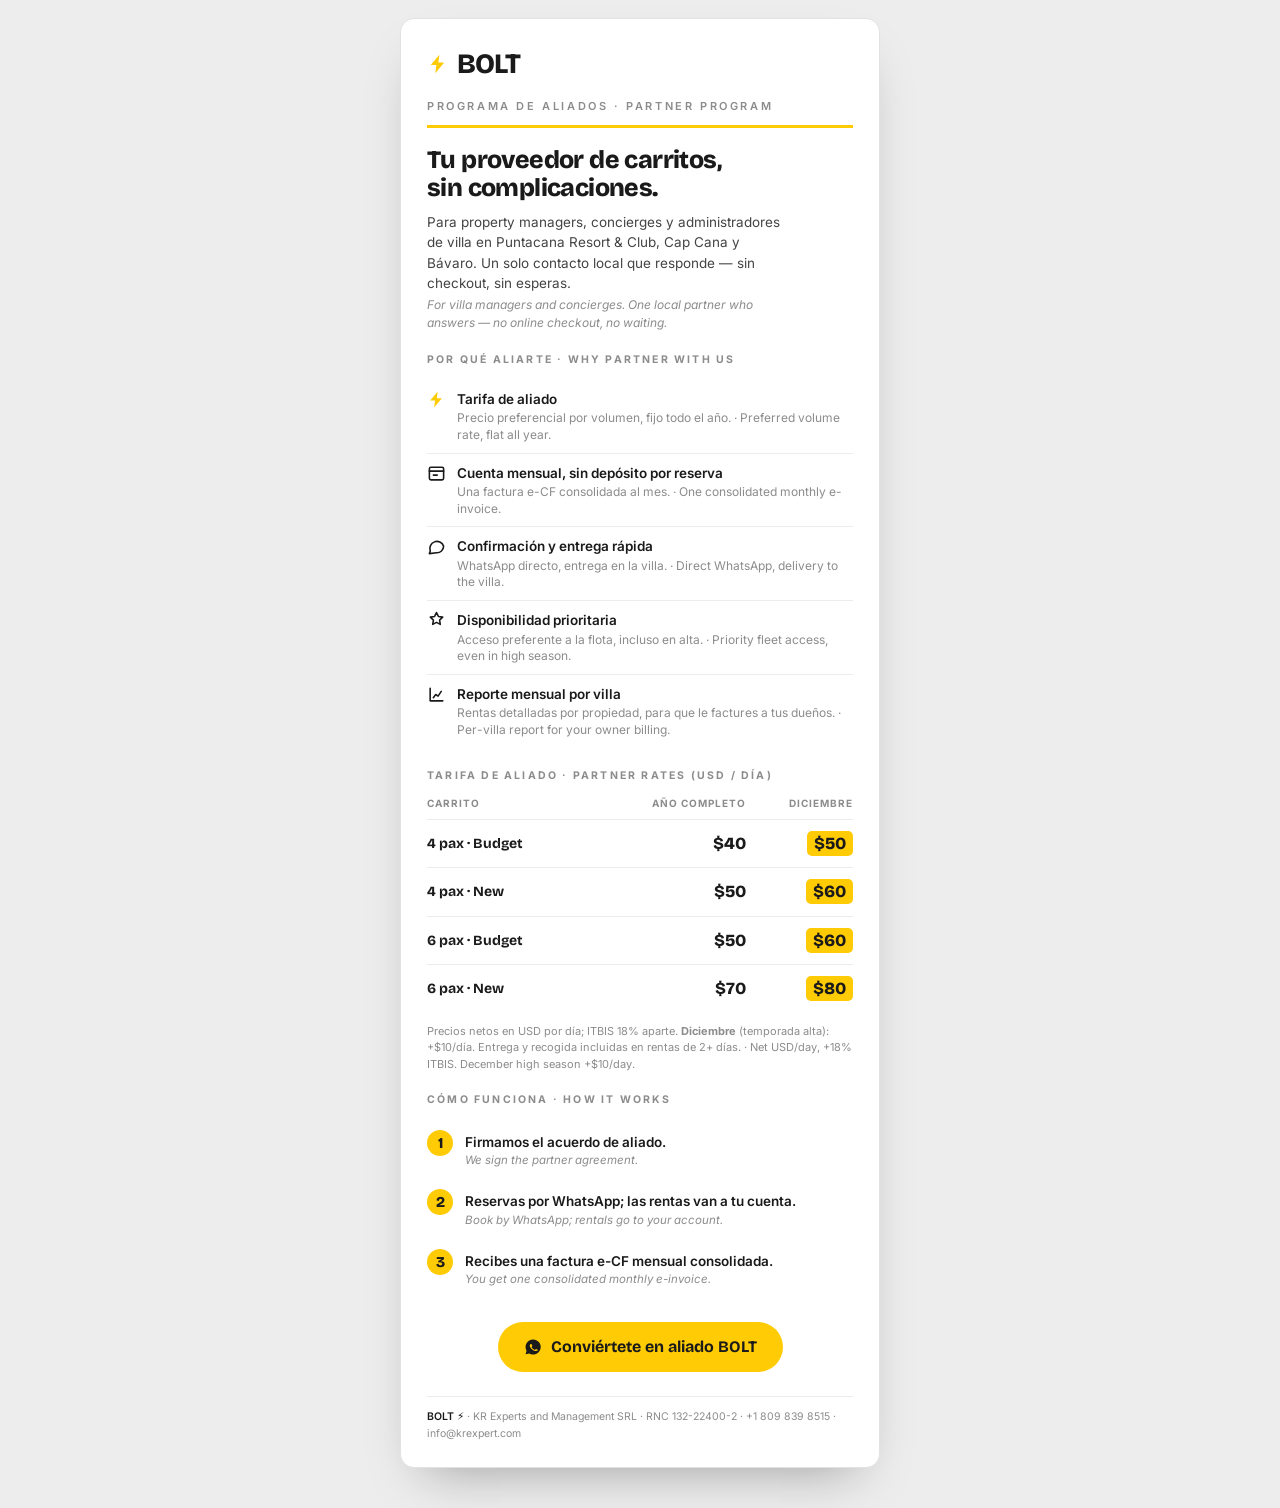
<file: aliados.html>
<!DOCTYPE html>
<html lang="es">
<head>
<meta charset="UTF-8">
<meta name="viewport" content="width=device-width, initial-scale=1.0">
<title>BOLT ⚡ · Programa de Aliados</title>
<link rel="preconnect" href="https://fonts.googleapis.com">
<link rel="preconnect" href="https://fonts.gstatic.com" crossorigin>
<link href="https://fonts.googleapis.com/css2?family=Bricolage+Grotesque:opsz,wght@12..96,600;12..96,700;12..96,800&family=Inter:wght@400;500;600&display=swap" rel="stylesheet">
<style>
  :root{ --ink:#1A1A1A; --grey:#8C8C8C; --line:#ECECEC; --yellow:#FFCB05; --cream:#FFF7D6; --white:#FFFFFF;
    --display:"Bricolage Grotesque", system-ui, sans-serif; --body:"Inter", system-ui, sans-serif; }
  *{box-sizing:border-box;margin:0;padding:0}
  body{ font-family:var(--body); color:var(--ink); background:#EDEDED; -webkit-font-smoothing:antialiased; padding:18px 14px 40px; line-height:1.5; }
  .sheet{ max-width:480px; margin:0 auto; background:var(--white); border:1px solid #E2E2E2; border-radius:14px; overflow:hidden; box-shadow:0 24px 50px -24px rgba(0,0,0,.35); }
  .head{ padding:24px 26px 0; }
  .brand{ display:flex; align-items:center; gap:8px; font-family:var(--display); font-weight:800; font-size:28px; letter-spacing:-1px; }
  .brand svg{width:22px;height:22px;flex:none}
  .head .label{ margin-top:13px; font-size:11px; font-weight:600; letter-spacing:2.6px; text-transform:uppercase; color:var(--grey); }
  .head .rule{ height:3px; background:var(--yellow); margin-top:10px; }
  .hero{ padding:18px 26px 0; }
  .hero h1{ font-family:var(--display); font-weight:800; font-size:25px; line-height:1.15; letter-spacing:-.6px; max-width:18ch; }
  .hero .sub{ font-size:13.5px; color:#444; margin-top:9px; max-width:40ch; }
  .hero .sub .en{ display:block; color:var(--grey); font-style:italic; font-size:12px; margin-top:3px; }
  .sec{ padding:20px 26px 0; }
  .eyebrow{ font-size:10.5px; font-weight:700; letter-spacing:2.2px; text-transform:uppercase; color:var(--grey); margin-bottom:12px; }
  .ben{ display:flex; align-items:flex-start; gap:11px; padding:9px 0; border-bottom:1px solid var(--line); }
  .ben:last-child{border-bottom:0}
  .ben svg{ width:19px; height:19px; flex:none; margin-top:1px; }
  .ben .t{ font-size:13.5px; font-weight:600; }
  .ben .d{ font-size:12px; color:var(--grey); margin-top:1px; line-height:1.4; }
  table.pr{ width:100%; border-collapse:collapse; margin-top:4px; }
  table.pr th{ font-size:10px; font-weight:700; letter-spacing:1px; text-transform:uppercase; color:var(--grey); text-align:right; padding:0 0 8px; }
  table.pr th:first-child{ text-align:left; }
  table.pr td{ padding:11px 0; border-top:1px solid var(--line); font-size:14px; }
  table.pr td.m{ font-family:var(--display); font-weight:700; }
  table.pr td.v{ text-align:right; font-family:var(--display); font-weight:800; font-size:17px; }
  table.pr td.dec{ text-align:right; font-family:var(--display); font-weight:800; font-size:17px; color:#1A1A1A; }
  table.pr td.dec span{ background:var(--yellow); padding:2px 7px; border-radius:5px; }
  .pnote{ font-size:11px; color:var(--grey); margin-top:10px; line-height:1.5; }
  .steps{ counter-reset:s; margin-top:4px; }
  .step{ display:flex; gap:12px; padding:10px 0; align-items:flex-start; }
  .step .n{ font-family:var(--display); font-weight:800; font-size:15px; color:var(--ink); background:var(--yellow); width:26px; height:26px; border-radius:50%; display:flex; align-items:center; justify-content:center; flex:none; }
  .step .t{ font-size:13.5px; padding-top:2px; }
  .step .t b{ font-weight:600; }
  .step .en{ display:block; color:var(--grey); font-style:italic; font-size:11.5px; }
  .cta{ text-align:center; padding:24px 24px 6px; }
  .wa{ display:inline-flex; align-items:center; gap:9px; background:var(--yellow); color:var(--ink); font-family:var(--display); font-weight:700; font-size:16px; text-decoration:none; padding:13px 26px; border-radius:999px; }
  .wa svg{width:18px;height:18px}
  .foot{ padding:18px 26px 24px; }
  .foot .rule{ height:1px; background:var(--line); margin-bottom:12px; }
  .foot .legal{ font-size:10.5px; color:var(--grey); line-height:1.6; }
  .foot .legal b{ color:var(--ink); font-weight:600; }
  @media print{ body{background:#fff;padding:0} .sheet{box-shadow:none;border:0;border-radius:0;max-width:100%} }
</style>
</head>
<body>
  <div class="sheet">
    <div class="head">
      <div class="brand"><svg viewBox="0 0 24 24" fill="none"><path d="M13.5 2 4 13.2h6.2L9 22l9.8-11.6h-6.4L13.5 2Z" fill="#FFCB05"/></svg><span>BOLT</span></div>
      <div class="label">Programa de Aliados · Partner Program</div>
      <div class="rule"></div>
    </div>

    <div class="hero">
      <h1>Tu proveedor de carritos, sin complicaciones.</h1>
      <div class="sub">Para property managers, concierges y administradores de villa en Puntacana Resort &amp; Club, Cap Cana y Bávaro. Un solo contacto local que responde — sin checkout, sin esperas.
        <span class="en">For villa managers and concierges. One local partner who answers — no online checkout, no waiting.</span>
      </div>
    </div>

    <div class="sec">
      <div class="eyebrow">Por qué aliarte · Why partner with us</div>
      <div class="ben"><svg viewBox="0 0 24 24" fill="#FFCB05"><path d="M13.5 2 4 13.2h6.2L9 22l9.8-11.6h-6.4L13.5 2Z"/></svg><div><div class="t">Tarifa de aliado</div><div class="d">Precio preferencial por volumen, fijo todo el año. · Preferred volume rate, flat all year.</div></div></div>
      <div class="ben"><svg viewBox="0 0 24 24" fill="none" stroke="#1A1A1A" stroke-width="2" stroke-linecap="round" stroke-linejoin="round"><rect x="3" y="4" width="18" height="16" rx="2"/><path d="M3 9h18M8 14h5"/></svg><div><div class="t">Cuenta mensual, sin depósito por reserva</div><div class="d">Una factura e-CF consolidada al mes. · One consolidated monthly e-invoice.</div></div></div>
      <div class="ben"><svg viewBox="0 0 24 24" fill="none" stroke="#1A1A1A" stroke-width="2" stroke-linecap="round" stroke-linejoin="round"><path d="M21 11.5a8.4 8.4 0 0 1-9 8.4L3 21l1.1-3.3A8.4 8.4 0 1 1 21 11.5Z"/></svg><div><div class="t">Confirmación y entrega rápida</div><div class="d">WhatsApp directo, entrega en la villa. · Direct WhatsApp, delivery to the villa.</div></div></div>
      <div class="ben"><svg viewBox="0 0 24 24" fill="none" stroke="#1A1A1A" stroke-width="2" stroke-linecap="round" stroke-linejoin="round"><path d="m12 2 2.4 4.9 5.4.8-3.9 3.8.9 5.4-4.8-2.5-4.8 2.5.9-5.4L4.2 7.7l5.4-.8Z"/></svg><div><div class="t">Disponibilidad prioritaria</div><div class="d">Acceso preferente a la flota, incluso en alta. · Priority fleet access, even in high season.</div></div></div>
      <div class="ben"><svg viewBox="0 0 24 24" fill="none" stroke="#1A1A1A" stroke-width="2" stroke-linecap="round" stroke-linejoin="round"><path d="M4 4v16h16"/><path d="M8 16l3-4 3 2 4-6"/></svg><div><div class="t">Reporte mensual por villa</div><div class="d">Rentas detalladas por propiedad, para que le factures a tus dueños. · Per-villa report for your owner billing.</div></div></div>
    </div>

    <div class="sec">
      <div class="eyebrow">Tarifa de aliado · Partner rates (USD / día)</div>
      <table class="pr">
        <tr><th>Carrito</th><th>Año completo</th><th>Diciembre</th></tr>
        <tr><td class="m">4 pax · Budget</td><td class="v">$40</td><td class="dec"><span>$50</span></td></tr>
        <tr><td class="m">4 pax · New</td><td class="v">$50</td><td class="dec"><span>$60</span></td></tr>
        <tr><td class="m">6 pax · Budget</td><td class="v">$50</td><td class="dec"><span>$60</span></td></tr>
        <tr><td class="m">6 pax · New</td><td class="v">$70</td><td class="dec"><span>$80</span></td></tr>
      </table>
      <div class="pnote">Precios netos en USD por día; ITBIS 18% aparte. <b>Diciembre</b> (temporada alta): +$10/día. Entrega y recogida incluidas en rentas de 2+ días. · Net USD/day, +18% ITBIS. December high season +$10/day.</div>
    </div>

    <div class="sec">
      <div class="eyebrow">Cómo funciona · How it works</div>
      <div class="steps">
        <div class="step"><div class="n">1</div><div class="t"><b>Firmamos el acuerdo de aliado.</b><span class="en">We sign the partner agreement.</span></div></div>
        <div class="step"><div class="n">2</div><div class="t"><b>Reservas por WhatsApp; las rentas van a tu cuenta.</b><span class="en">Book by WhatsApp; rentals go to your account.</span></div></div>
        <div class="step"><div class="n">3</div><div class="t"><b>Recibes una factura e-CF mensual consolidada.</b><span class="en">You get one consolidated monthly e-invoice.</span></div></div>
      </div>
    </div>

    <div class="cta">
      <a class="wa" href="https://wa.me/18098398515?text=Hola%20BOLT%2C%20quiero%20informaci%C3%B3n%20del%20Programa%20de%20Aliados." target="_blank" rel="noopener">
        <svg viewBox="0 0 24 24" fill="currentColor"><path d="M12 2a10 10 0 0 0-8.6 15l-1.3 4.8 4.9-1.3A10 10 0 1 0 12 2Zm5.5 14.2c-.2.6-1.2 1.2-1.7 1.2-.4 0-.9.1-3-.9-2.5-1.1-4-3.6-4.1-3.8-.1-.2-1-1.3-1-2.5s.6-1.8.8-2c.2-.2.5-.3.6-.3h.5c.2 0 .4 0 .6.5l.8 2c.1.2.1.3 0 .5l-.4.5-.3.3c-.1.1-.3.3-.1.6.2.3.8 1.3 1.7 2.1 1.2 1 2.1 1.3 2.4 1.5.3.1.5.1.6-.1l.7-.9c.2-.2.4-.2.6-.1l1.9.9c.2.1.4.2.4.3.1.1.1.6-.1 1.2Z"/></svg>
        Conviértete en aliado BOLT
      </a>
    </div>

    <div class="foot">
      <div class="rule"></div>
      <div class="legal"><b>BOLT ⚡</b> · KR Experts and Management SRL · RNC 132-22400-2 · +1 809 839 8515 · info@krexpert.com</div>
    </div>
  </div>
</body>
</html>
</file>
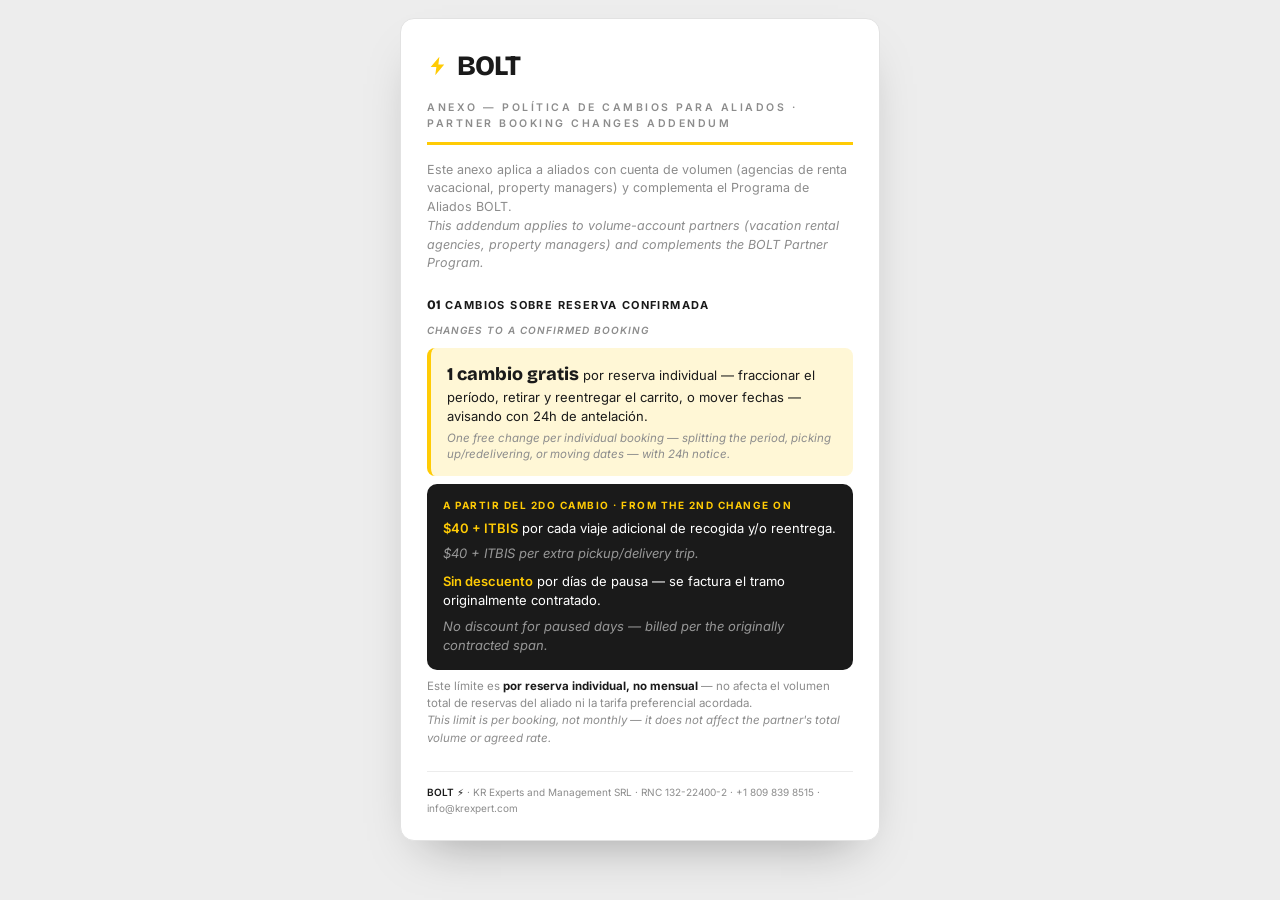
<file: anexo-aliados.html>
<!DOCTYPE html>
<html lang="es">
<head>
<meta charset="UTF-8">
<meta name="viewport" content="width=device-width, initial-scale=1.0">
<title>BOLT ⚡ · Anexo de Aliados</title>
<link rel="preconnect" href="https://fonts.googleapis.com">
<link rel="preconnect" href="https://fonts.gstatic.com" crossorigin>
<link href="https://fonts.googleapis.com/css2?family=Bricolage+Grotesque:opsz,wght@12..96,600;12..96,700;12..96,800&family=Inter:wght@400;500;600&display=swap" rel="stylesheet">
<style>
  :root{ --ink:#1A1A1A; --grey:#8C8C8C; --line:#ECECEC; --yellow:#FFCB05; --cream:#FFF7D6; --white:#FFFFFF;
    --display:"Bricolage Grotesque", system-ui, sans-serif; --body:"Inter", system-ui, sans-serif; }
  *{box-sizing:border-box;margin:0;padding:0}
  body{ font-family:var(--body); color:var(--ink); background:#EDEDED; -webkit-font-smoothing:antialiased; padding:18px 14px 40px; line-height:1.5; }
  .sheet{ max-width:480px; margin:0 auto; background:var(--white); border:1px solid #E2E2E2; border-radius:14px; overflow:hidden; box-shadow:0 24px 50px -24px rgba(0,0,0,.35); }
  .head{ padding:26px 26px 0; }
  .brand{ display:flex; align-items:center; gap:8px; font-family:var(--display); font-weight:800; font-size:28px; letter-spacing:-1px; }
  .brand svg{width:22px;height:22px;flex:none}
  .head .label{ margin-top:13px; font-size:10.5px; font-weight:600; letter-spacing:2.5px; text-transform:uppercase; color:var(--grey); }
  .head .rule{ height:3px; background:var(--yellow); margin-top:10px; }
  .intro{ padding:16px 26px 0; font-size:12.5px; color:var(--grey); line-height:1.5; }
  .sec{ padding:18px 26px 0; }
  .eyebrow{ display:flex; align-items:baseline; gap:9px; margin-bottom:7px; }
  .eyebrow .num{ font-family:var(--display); font-weight:800; font-size:13px; }
  .eyebrow .txt{ font-size:11px; font-weight:700; letter-spacing:1.4px; text-transform:uppercase; }
  .eyebrow .en{ font-size:10px; font-weight:600; letter-spacing:1px; text-transform:uppercase; color:var(--grey); }
  .es{ font-size:13px; line-height:1.5; }
  .es b{ font-weight:600; }
  .en{ font-size:11.5px; color:var(--grey); font-style:italic; line-height:1.45; margin-top:3px; }
  .cream{ background:var(--cream); border-left:4px solid var(--yellow); border-radius:8px; padding:13px 16px; margin-top:8px; }
  .cream .big{ font-family:var(--display); font-weight:800; font-size:18px; }
  .dark{ background:#1A1A1A; color:#fff; border-radius:10px; padding:14px 16px; margin-top:8px; }
  .dark .lbl{ font-size:10px; font-weight:700; letter-spacing:1.5px; text-transform:uppercase; color:var(--yellow); }
  .dark .ln{ font-size:13px; margin-top:6px; line-height:1.5; }
  .dark .ln b{ font-weight:600; color:var(--yellow); }
  .dark .en{ color:rgba(255,255,255,.55); }
  .note{ font-size:11.5px; color:var(--grey); margin-top:8px; line-height:1.5; }
  .foot{ padding:18px 26px 24px; margin-top:6px; }
  .foot .rule{ height:1px; background:var(--line); margin-bottom:12px; }
  .legal{ font-size:10px; color:var(--grey); line-height:1.6; }
  .legal b{ color:var(--ink); font-weight:600; }
  @media print{ body{background:#fff;padding:0} .sheet{box-shadow:none;border:0;border-radius:0;max-width:100%} }
</style>
</head>
<body>
  <div class="sheet">
    <div class="head">
      <div class="brand"><svg viewBox="0 0 24 24" fill="none"><path d="M13.5 2 4 13.2h6.2L9 22l9.8-11.6h-6.4L13.5 2Z" fill="#FFCB05"/></svg><span>BOLT</span></div>
      <div class="label">Anexo — Política de Cambios para Aliados · Partner Booking Changes Addendum</div>
      <div class="rule"></div>
    </div>

    <div class="intro">
      Este anexo aplica a aliados con cuenta de volumen (agencias de renta vacacional, property managers) y complementa el Programa de Aliados BOLT.<br>
      <span style="font-style:italic">This addendum applies to volume-account partners (vacation rental agencies, property managers) and complements the BOLT Partner Program.</span>
    </div>

    <div class="sec">
      <div class="eyebrow" style="display:block"><span class="num">01</span> <span class="txt">Cambios sobre reserva confirmada</span><br><span class="en">Changes to a confirmed booking</span></div>
      <div class="cream">
        <div class="es"><span class="big">1 cambio gratis</span> por reserva individual — fraccionar el período, retirar y reentregar el carrito, o mover fechas — avisando con 24h de antelación.</div>
        <div class="en">One free change per individual booking — splitting the period, picking up/redelivering, or moving dates — with 24h notice.</div>
      </div>

      <div class="dark">
        <div class="lbl">A partir del 2do cambio · From the 2nd change on</div>
        <div class="ln"><b>$40 + ITBIS</b> por cada viaje adicional de recogida y/o reentrega.</div>
        <div class="ln en">$40 + ITBIS per extra pickup/delivery trip.</div>
        <div class="ln" style="margin-top:8px"><b>Sin descuento</b> por días de pausa — se factura el tramo originalmente contratado.</div>
        <div class="ln en">No discount for paused days — billed per the originally contracted span.</div>
      </div>

      <div class="note">Este límite es <b style="color:var(--ink)">por reserva individual, no mensual</b> — no afecta el volumen total de reservas del aliado ni la tarifa preferencial acordada.<br>
      <span style="font-style:italic">This limit is per booking, not monthly — it does not affect the partner's total volume or agreed rate.</span></div>
    </div>

    <div class="foot">
      <div class="rule"></div>
      <div class="legal"><b>BOLT ⚡</b> · KR Experts and Management SRL · RNC 132-22400-2 · +1 809 839 8515 · info@krexpert.com</div>
    </div>
  </div>
</body>
</html>
</file>
